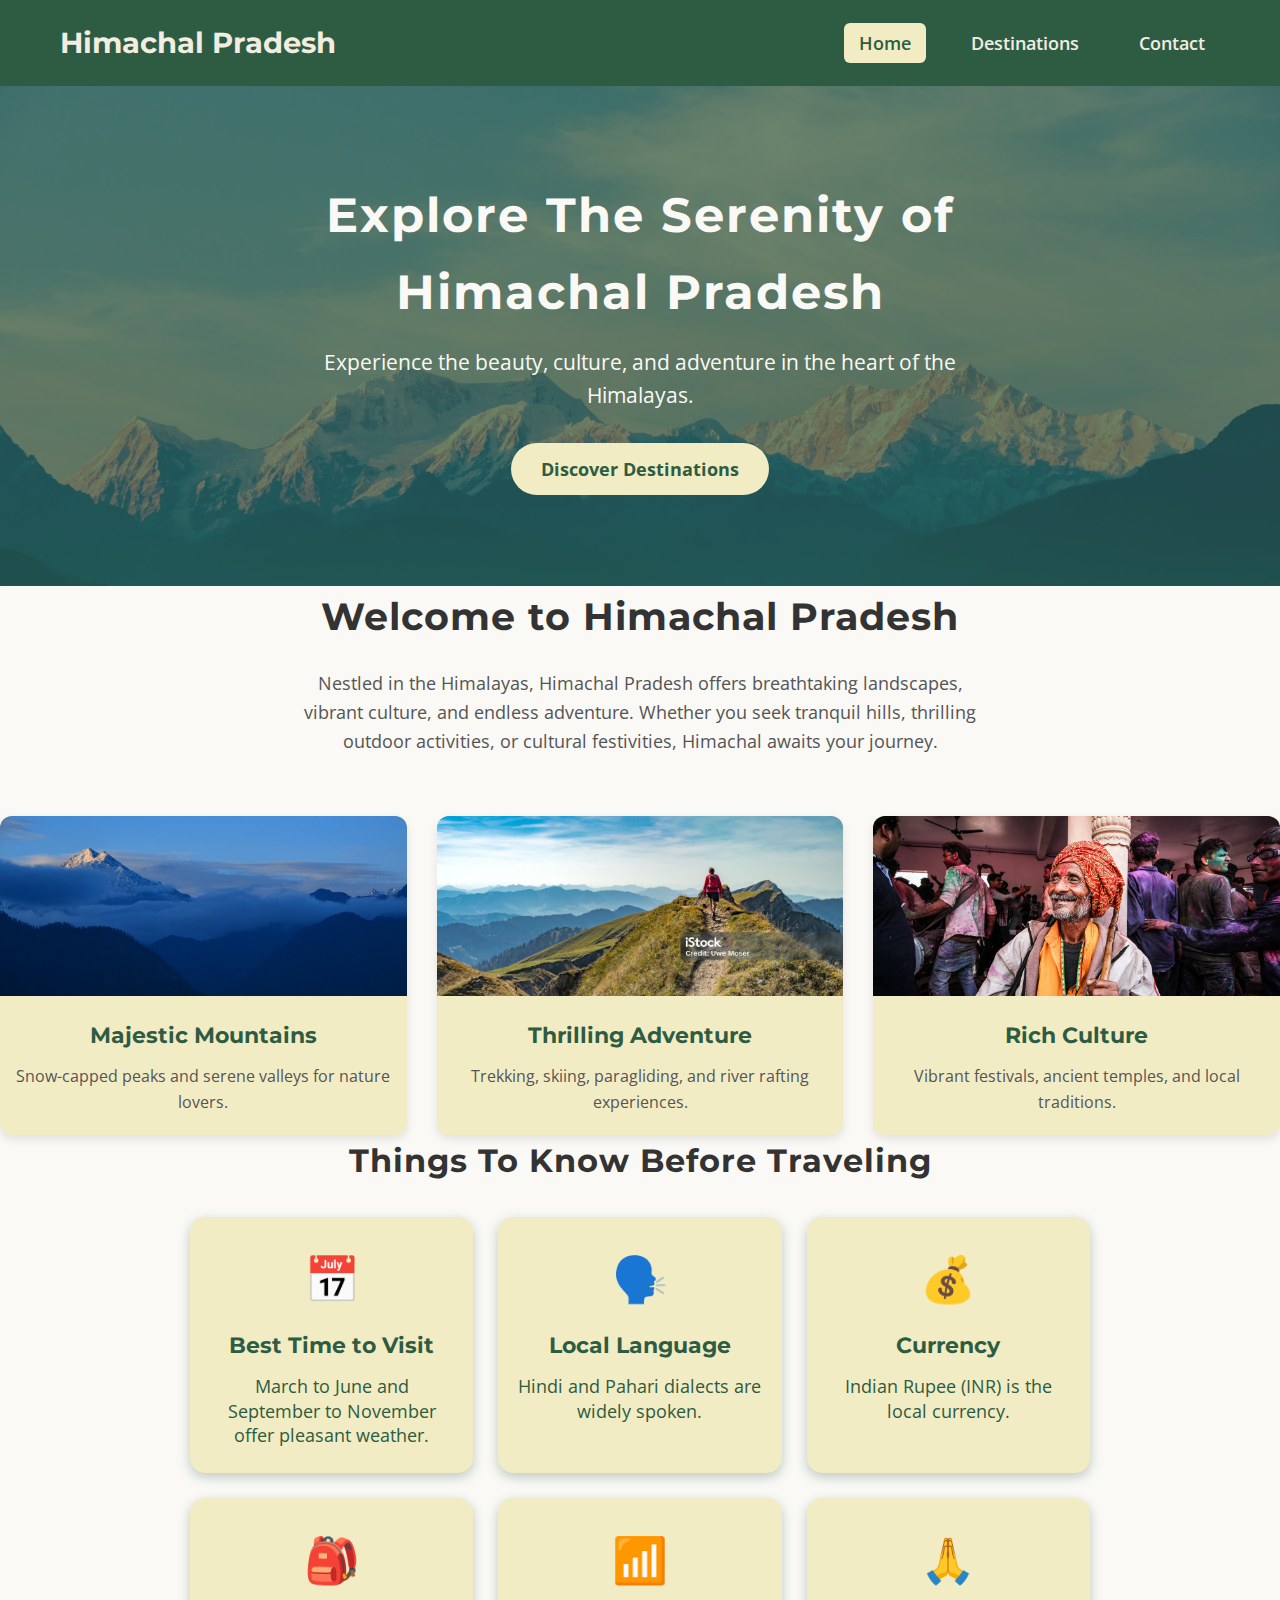
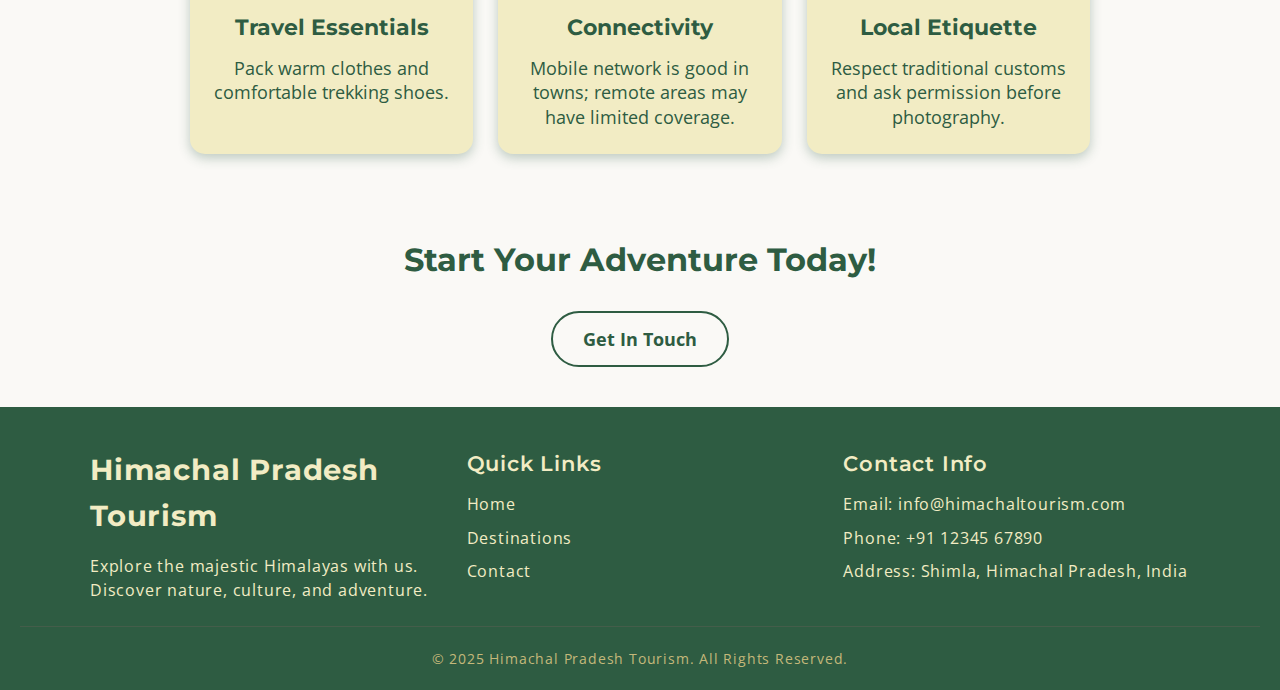
<file: index.html>
<!DOCTYPE html>
<html lang="en">
<head>
  <meta charset="UTF-8" />
  <meta name="viewport" content="width=device-width, initial-scale=1" />
  <title>Himachal Pradesh Tourism</title>
  <link href="https://fonts.googleapis.com/css2?family=Montserrat:wght@400;700&family=Open+Sans&display=swap" rel="stylesheet" />
  <link rel="stylesheet" href="styles.css" />
</head>
<body>
  <header>
    <div class="navbar">
      <div class="logo">Himachal Pradesh</div>
      <nav>
        <ul>
          <li><a href="index.html" class="active">Home</a></li>
          <li><a href="destinations.html">Destinations</a></li>
          <li><a href="contact.html">Contact</a></li>
        </ul>
      </nav>
    </div>
  </header>

  <section class="hero">
    <div class="overlay"></div>
    <div class="hero-content">
      <h1>Explore The Serenity of Himachal Pradesh</h1>
      <p>Experience the beauty, culture, and adventure in the heart of the Himalayas.</p>
      <a href="destinations.html" class="btn">Discover Destinations</a>
    </div>
  </section>

  <main>
    <section class="intro">
      <h2>Welcome to Himachal Pradesh</h2>
      <p>
        Nestled in the Himalayas, Himachal Pradesh offers breathtaking landscapes, vibrant culture, and endless adventure.
        Whether you seek tranquil hills, thrilling outdoor activities, or cultural festivities, Himachal awaits your journey.
      </p>
    </section>

    <section class="features">
      <div class="feature-card">
        <img src="images/mountains.jpg" alt="Mountains" />
        <h3>Majestic Mountains</h3>
        <p>Snow-capped peaks and serene valleys for nature lovers.</p>
      </div>
      <div class="feature-card">
        <img src="images/adventure.jpg" alt="Adventure" />
        <h3>Thrilling Adventure</h3>
        <p>Trekking, skiing, paragliding, and river rafting experiences.</p>
      </div>
      <div class="feature-card">
        <img src="images/culture.jpg" alt="Culture" />
        <h3>Rich Culture</h3>
        <p>Vibrant festivals, ancient temples, and local traditions.</p>
      </div>
    </section>

    <section class="travel-tips section-center">
      <h2>Things To Know Before Traveling</h2>
      <div class="tips-grid">
        <div class="tip-card">
          <div class="tip-icon">📅</div>
          <h4>Best Time to Visit</h4>
          <p>March to June and September to November offer pleasant weather.</p>
        </div>
        <div class="tip-card">
          <div class="tip-icon">🗣️</div>
          <h4>Local Language</h4>
          <p>Hindi and Pahari dialects are widely spoken.</p>
        </div>
        <div class="tip-card">
          <div class="tip-icon">💰</div>
          <h4>Currency</h4>
          <p>Indian Rupee (INR) is the local currency.</p>
        </div>
        <div class="tip-card">
          <div class="tip-icon">🎒</div>
          <h4>Travel Essentials</h4>
          <p>Pack warm clothes and comfortable trekking shoes.</p>
        </div>
        <div class="tip-card">
          <div class="tip-icon">📶</div>
          <h4>Connectivity</h4>
          <p>Mobile network is good in towns; remote areas may have limited coverage.</p>
        </div>
        <div class="tip-card">
          <div class="tip-icon">🙏</div>
          <h4>Local Etiquette</h4>
          <p>Respect traditional customs and ask permission before photography.</p>
        </div>
      </div>
    </section>

    <section class="cta">
      <h2>Start Your Adventure Today!</h2>
      <a href="contact.html" class="btn btn-secondary">Get In Touch</a>
    </section>
  </main>

  <footer>
    <div class="footer-container">
      <div class="footer-left">
        <h3>Himachal Pradesh Tourism</h3>
        <p>Explore the majestic Himalayas with us. Discover nature, culture, and adventure.</p>
      </div>
      <div class="footer-center">
        <h4>Quick Links</h4>
        <ul>
          <li><a href="index.html">Home</a></li>
          <li><a href="destinations.html">Destinations</a></li>
          <li><a href="contact.html">Contact</a></li>
        </ul>
      </div>
      <div class="footer-right">
        <h4>Contact Info</h4>
        <p>Email: info@himachaltourism.com</p>
        <p>Phone: +91 12345 67890</p>
        <p>Address: Shimla, Himachal Pradesh, India</p>
      </div>
    </div>
    <div class="footer-bottom">
      <p>&copy; 2025 Himachal Pradesh Tourism. All Rights Reserved.</p>
    </div>
  </footer>
</body>
</html>
</file>
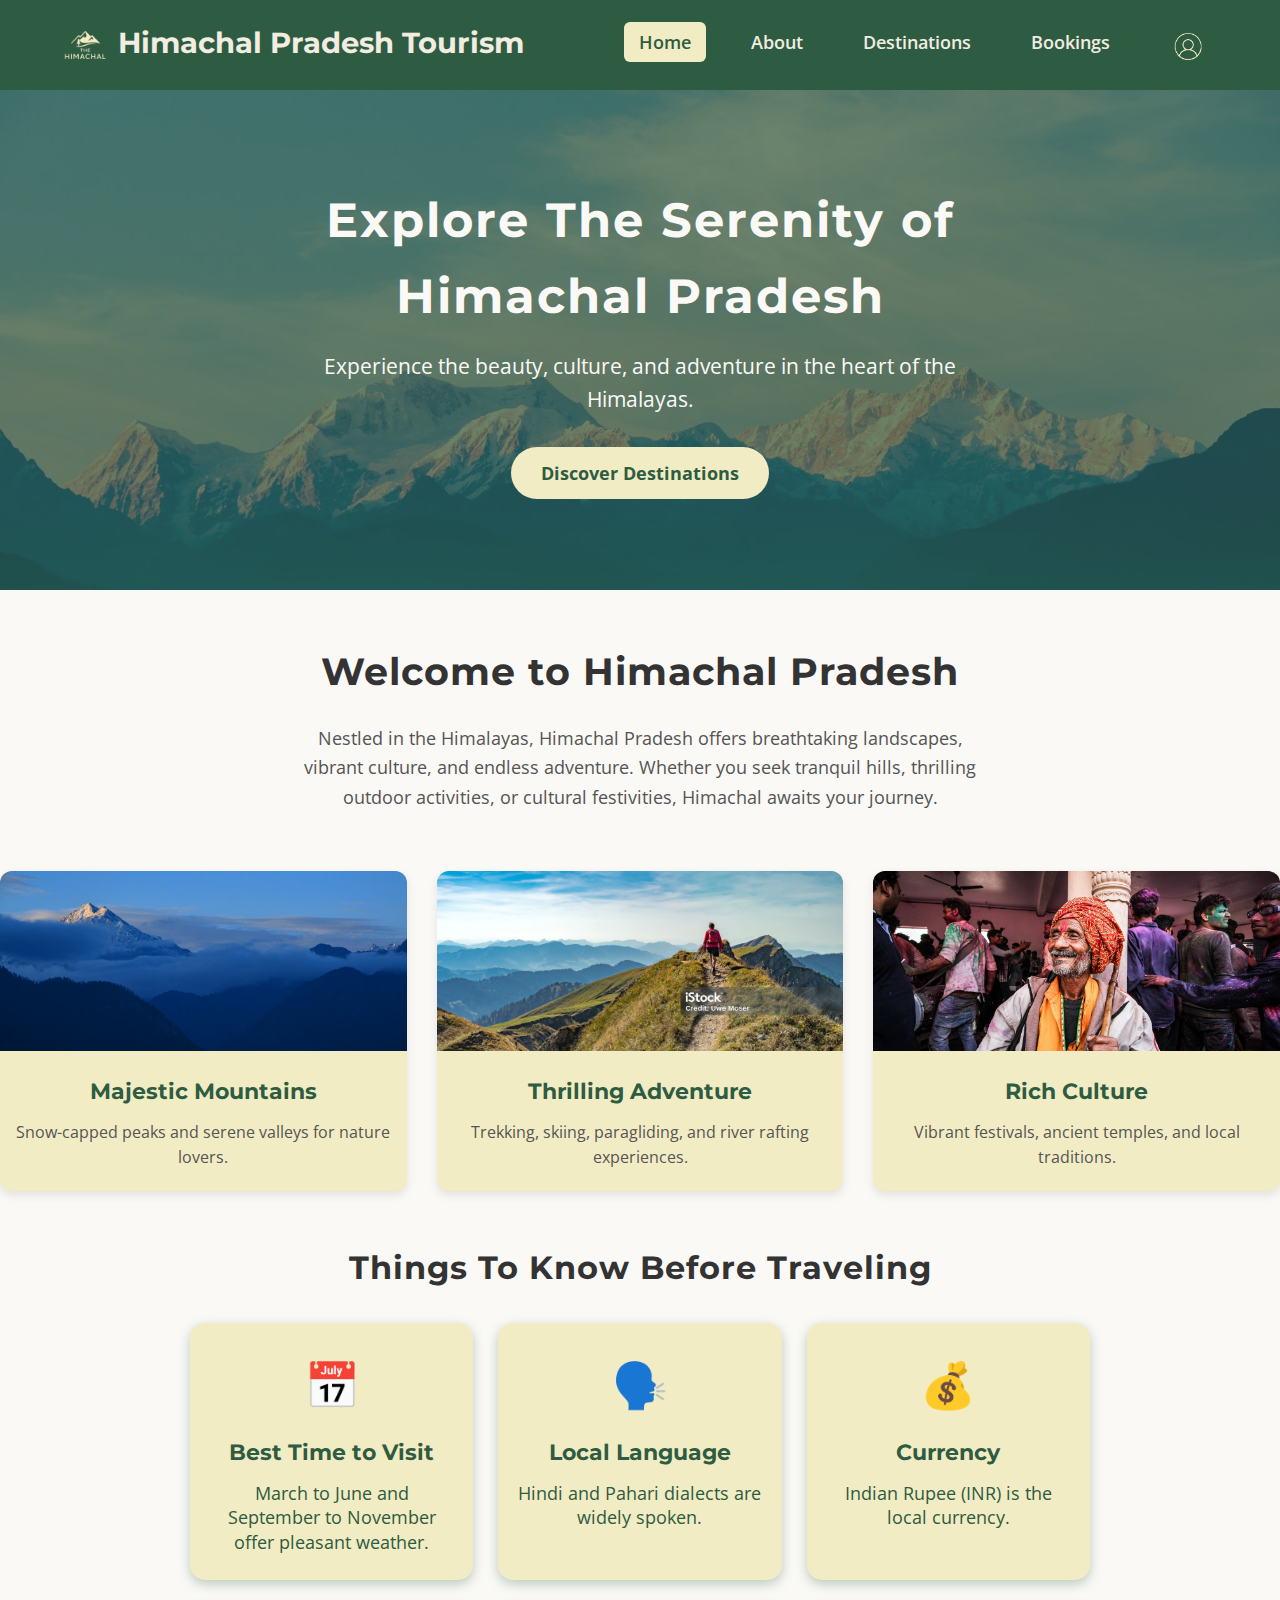
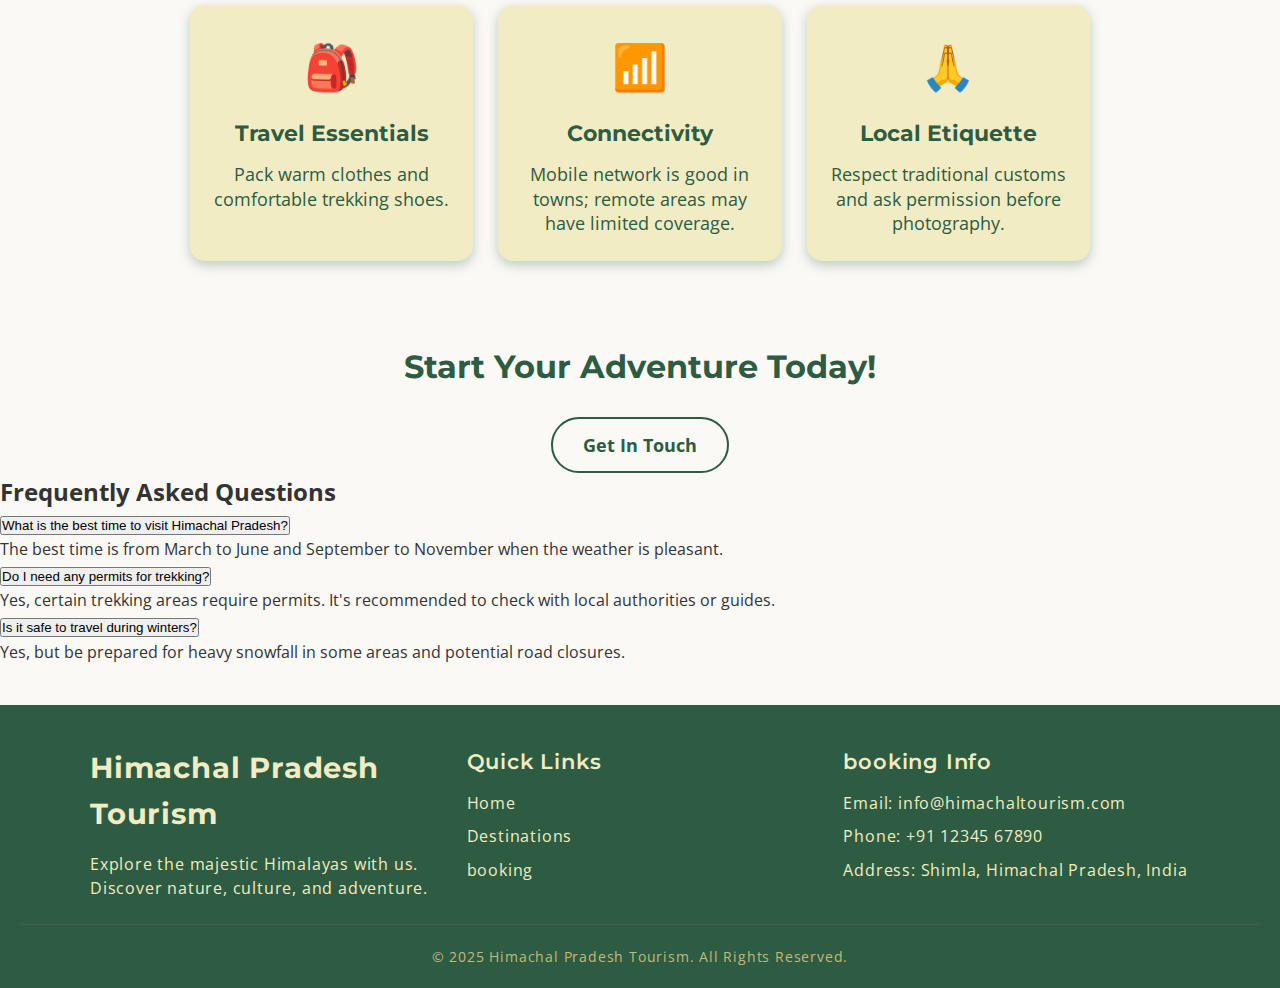
<file: frontend/index.html>
<!DOCTYPE html>
<html lang="en">
<head>
  <meta charset="UTF-8" />
  <meta name="viewport" content="width=device-width, initial-scale=1" />
  <title>Himachal Pradesh Tourism</title>
  <link href="https://fonts.googleapis.com/css2?family=Montserrat:wght@400;700&family=Open+Sans&display=swap" rel="stylesheet" />
  <link rel="stylesheet" href="styles.css" />
  <script src="script.js"></script>
  </head>
<body>
<header>
  <div class="navbar">
    <div class="logo">
      <img src="images/logo.png" alt="Logo" height="50" style="vertical-align:middle;">
      Himachal Pradesh Tourism
    </div>
    <nav>
      <ul>
        <li><a href="index.html" class="active">Home</a></li>
        <li><a href="#about">About</a></li>
        <li><a href="destinations.html">Destinations</a></li>
        <li><a href="../backend/booking.php">Bookings</a></li>
        
        <li>
          <a href="profile.html" title="Profile">
            <img src="images/profile.png" alt="Profile" height="35" style="vertical-align:middle;">
          </a>
        </li>
        
        
      </ul>
    </nav>
  </div>
</header>


  <section class="hero">
    <div class="overlay"></div>
    <div class="hero-content">
      <h1>Explore The Serenity of Himachal Pradesh</h1>
      <p>Experience the beauty, culture, and adventure in the heart of the Himalayas.</p>
      <a href="destinations.html" class="btn">Discover Destinations</a>
    </div>
  </section>

  <main>
    <section class="intro" id="about">
      <br>
      <br>
      <h2>Welcome to Himachal Pradesh</h2>
      <p>
        Nestled in the Himalayas, Himachal Pradesh offers breathtaking landscapes, vibrant culture, and endless adventure.
        Whether you seek tranquil hills, thrilling outdoor activities, or cultural festivities, Himachal awaits your journey.
      </p>
    </section>

    <section class="features">
      <div class="feature-card">
        <img src="images/mountains.jpg" alt="Mountains" />
        <h3>Majestic Mountains</h3>
        <p>Snow-capped peaks and serene valleys for nature lovers.</p>
      </div>
      <div class="feature-card">
        <img src="images/adventure.jpg" alt="Adventure" />
        <h3>Thrilling Adventure</h3>
        <p>Trekking, skiing, paragliding, and river rafting experiences.</p>
      </div>
      <div class="feature-card">
        <img src="images/culture.jpg" alt="Culture" />
        <h3>Rich Culture</h3>
        <p>Vibrant festivals, ancient temples, and local traditions.</p>
      </div>
    </section>
<br>
<br>
    <section class="travel-tips section-center">
      <h2>Things To Know Before Traveling</h2>
      <div class="tips-grid">
        <div class="tip-card">
          <div class="tip-icon">📅</div>
          <h4>Best Time to Visit</h4>
          <p>March to June and September to November offer pleasant weather.</p>
        </div>
        <div class="tip-card">
          <div class="tip-icon">🗣️</div>
          <h4>Local Language</h4>
          <p>Hindi and Pahari dialects are widely spoken.</p>
        </div>
        <div class="tip-card">
          <div class="tip-icon">💰</div>
          <h4>Currency</h4>
          <p>Indian Rupee (INR) is the local currency.</p>
        </div>
        <div class="tip-card">
          <div class="tip-icon">🎒</div>
          <h4>Travel Essentials</h4>
          <p>Pack warm clothes and comfortable trekking shoes.</p>
        </div>
        <div class="tip-card">
          <div class="tip-icon">📶</div>
          <h4>Connectivity</h4>
          <p>Mobile network is good in towns; remote areas may have limited coverage.</p>
        </div>
        <div class="tip-card">
          <div class="tip-icon">🙏</div>
          <h4>Local Etiquette</h4>
          <p>Respect traditional customs and ask permission before photography.</p>
        </div>
      </div>
    </section>

    <section class="cta">
      <h2>Start Your Adventure Today!</h2>
      <a href="../backend/booking.php" class="btn btn-secondary">Get In Touch</a>
    </section>

    
    <section class="faq-section section-center">
  <h2>Frequently Asked Questions</h2>

  <div class="faq-item">
    <button class="faq-question">What is the best time to visit Himachal Pradesh?</button>
    <div class="faq-answer">
      <p>The best time is from March to June and September to November when the weather is pleasant.</p>
    </div>
  </div>

  <div class="faq-item">
    <button class="faq-question">Do I need any permits for trekking?</button>
    <div class="faq-answer">
      <p>Yes, certain trekking areas require permits. It's recommended to check with local authorities or guides.</p>
    </div>
  </div>

  <div class="faq-item">
    <button class="faq-question">Is it safe to travel during winters?</button>
    <div class="faq-answer">
      <p>Yes, but be prepared for heavy snowfall in some areas and potential road closures.</p>
    </div>
  </div>
  
</section>


  </main>

  <footer>
    <div class="footer-container">
      <div class="footer-left">
        <h3>Himachal Pradesh Tourism</h3>
        <p>Explore the majestic Himalayas with us. Discover nature, culture, and adventure.</p>
      </div>
      <div class="footer-center">
        <h4>Quick Links</h4>
        <ul>
          <li><a href="index.html">Home</a></li>
          <li><a href="destinations.html">Destinations</a></li>
          <li><a href="../backend/booking.php">booking</a></li>
        </ul>
      </div>
      <div class="footer-right">
        <h4>booking Info</h4>
        <p>Email: info@himachaltourism.com</p>
        <p>Phone: +91 12345 67890</p>
        <p>Address: Shimla, Himachal Pradesh, India</p>
      </div>
    </div>
    <div class="footer-bottom">
      <p>&copy; 2025 Himachal Pradesh Tourism. All Rights Reserved.</p>
    </div>
  </footer>
</body>
</html>
</file>
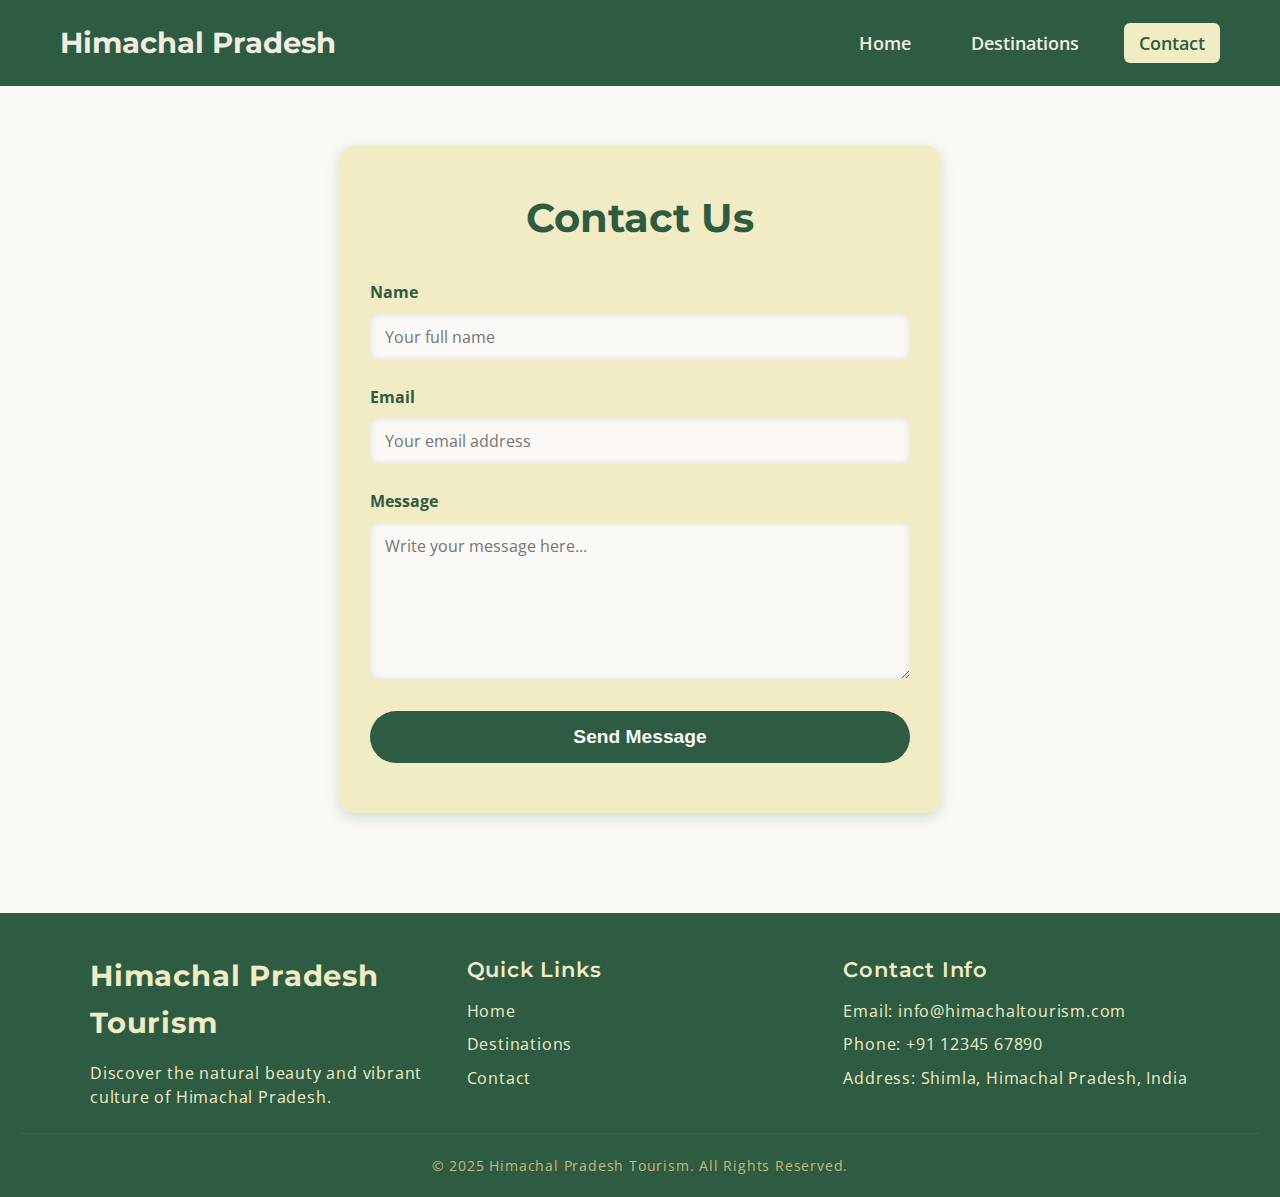
<file: contact.html>
<!DOCTYPE html>
<html lang="en">
<head>
  <meta charset="UTF-8" />
  <meta name="viewport" content="width=device-width, initial-scale=1" />
  <title>Himachal Pradesh Tourism - Contact</title>
  <link href="https://fonts.googleapis.com/css2?family=Montserrat:wght@400;700&family=Open+Sans&display=swap" rel="stylesheet" />
  <link rel="stylesheet" href="styles.css" />
  <script defer src="contact.js"></script>
</head>
<body>
  <header>
    <div class="navbar">
      <div class="logo">Himachal Pradesh</div>
      <nav>
        <ul>
          <li><a href="index.html">Home</a></li>
          <li><a href="destinations.html">Destinations</a></li>
          <li><a href="contact.html" class="active">Contact</a></li>
        </ul>
      </nav>
    </div>
  </header>

  <main>
    <section class="contact-section section-center">
      <h2>Contact Us</h2>
      <form id="contactForm" novalidate>
        <label for="name">Name</label>
        <input type="text" id="name" name="name" placeholder="Your full name" required />

        <label for="email">Email</label>
        <input type="email" id="email" name="email" placeholder="Your email address" required />

        <label for="message">Message</label>
        <textarea id="message" name="message" placeholder="Write your message here..." rows="6" required></textarea>

        <button type="submit" class="btn">Send Message</button>
      </form>

      <div id="formMessage" class="form-message"></div>
    </section>
  </main>

  <footer>
    <div class="footer-container">
      <div class="footer-left">
        <h3>Himachal Pradesh Tourism</h3>
        <p>Discover the natural beauty and vibrant culture of Himachal Pradesh.</p>
      </div>
      <div class="footer-center">
        <h4>Quick Links</h4>
        <ul>
          <li><a href="index.html">Home</a></li>
          <li><a href="destinations.html">Destinations</a></li>
          <li><a href="contact.html" class="active">Contact</a></li>
        </ul>
      </div>
      <div class="footer-right">
        <h4>Contact Info</h4>
        <p>Email: info@himachaltourism.com</p>
        <p>Phone: +91 12345 67890</p>
        <p>Address: Shimla, Himachal Pradesh, India</p>
      </div>
    </div>
    <div class="footer-bottom">
      <p>&copy; 2025 Himachal Pradesh Tourism. All Rights Reserved.</p>
    </div>
  </footer>
</body>
</html>
</file>
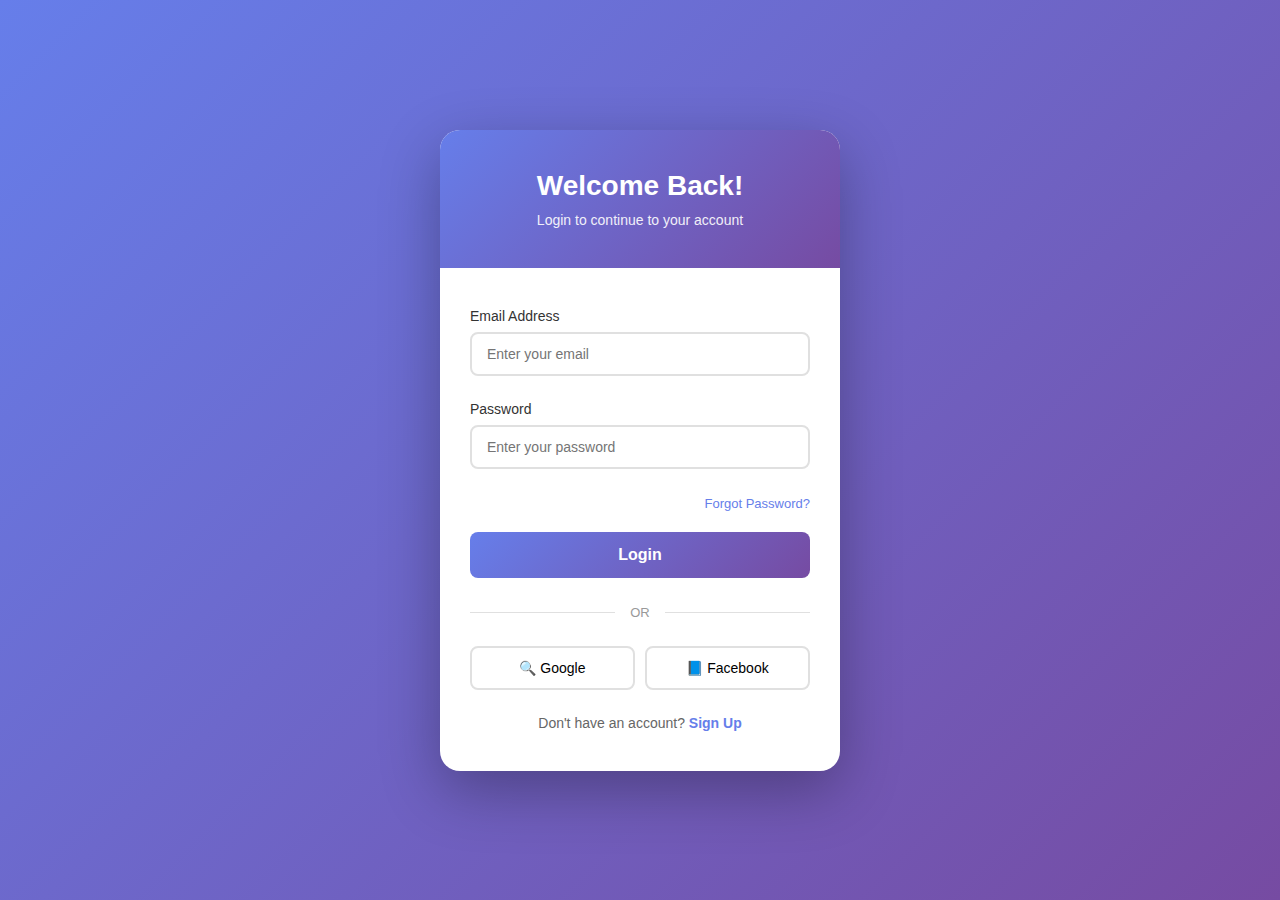
<file: frontend/profile.html>
<!DOCTYPE html>
<html lang="en">
<head>
    <meta charset="UTF-8">
    <meta name="viewport" content="width=device-width, initial-scale=1.0">
    <title>Login Page</title>
    <style>
        * {
            margin: 0;
            padding: 0;
            box-sizing: border-box;
        }

        body {
            font-family: 'Segoe UI', Tahoma, Geneva, Verdana, sans-serif;
            background: linear-gradient(135deg, #667eea 0%, #764ba2 100%);
            min-height: 100vh;
            display: flex;
            justify-content: center;
            align-items: center;
            padding: 20px;
        }

        .container {
            background: white;
            border-radius: 20px;
            box-shadow: 0 20px 60px rgba(0, 0, 0, 0.3);
            overflow: hidden;
            width: 100%;
            max-width: 400px;
            animation: slideIn 0.5s ease-out;
        }

        @keyframes slideIn {
            from {
                opacity: 0;
                transform: translateY(-30px);
            }
            to {
                opacity: 1;
                transform: translateY(0);
            }
        }

        .header {
            background: linear-gradient(135deg, #667eea 0%, #764ba2 100%);
            padding: 40px 30px;
            text-align: center;
            color: white;
        }

        .header h1 {
            font-size: 28px;
            margin-bottom: 10px;
        }

        .header p {
            font-size: 14px;
            opacity: 0.9;
        }

        .form-container {
            padding: 40px 30px;
        }

        .input-group {
            margin-bottom: 25px;
            position: relative;
        }

        .input-group label {
            display: block;
            margin-bottom: 8px;
            color: #333;
            font-weight: 500;
            font-size: 14px;
        }

        .input-group input {
            width: 100%;
            padding: 12px 15px;
            border: 2px solid #e0e0e0;
            border-radius: 8px;
            font-size: 14px;
            transition: all 0.3s ease;
            outline: none;
        }

        .input-group input:focus {
            border-color: #667eea;
            box-shadow: 0 0 0 3px rgba(102, 126, 234, 0.1);
        }

        .input-group input.error {
            border-color: #ff4757;
        }

        .error-message {
            color: #ff4757;
            font-size: 12px;
            margin-top: 5px;
            display: none;
        }

        .error-message.show {
            display: block;
        }

        .forgot-password {
            text-align: right;
            margin-bottom: 20px;
        }

        .forgot-password a {
            color: #667eea;
            text-decoration: none;
            font-size: 13px;
            transition: color 0.3s ease;
        }

        .forgot-password a:hover {
            color: #764ba2;
        }

        .btn-login {
            width: 100%;
            padding: 14px;
            background: linear-gradient(135deg, #667eea 0%, #764ba2 100%);
            color: white;
            border: none;
            border-radius: 8px;
            font-size: 16px;
            font-weight: 600;
            cursor: pointer;
            transition: transform 0.2s ease, box-shadow 0.2s ease;
        }

        .btn-login:hover {
            transform: translateY(-2px);
            box-shadow: 0 10px 20px rgba(102, 126, 234, 0.3);
        }

        .btn-login:active {
            transform: translateY(0);
        }

        .divider {
            text-align: center;
            margin: 25px 0;
            position: relative;
        }

        .divider::before {
            content: '';
            position: absolute;
            left: 0;
            top: 50%;
            width: 100%;
            height: 1px;
            background: #e0e0e0;
        }

        .divider span {
            background: white;
            padding: 0 15px;
            position: relative;
            color: #999;
            font-size: 13px;
        }

        .social-login {
            display: flex;
            gap: 10px;
            margin-bottom: 25px;
        }

        .social-btn {
            flex: 1;
            padding: 12px;
            border: 2px solid #e0e0e0;
            border-radius: 8px;
            background: white;
            cursor: pointer;
            transition: all 0.3s ease;
            font-size: 14px;
            font-weight: 500;
        }

        .social-btn:hover {
            border-color: #667eea;
            background: #f8f9ff;
        }

        .signup-link {
            text-align: center;
            color: #666;
            font-size: 14px;
        }

        .signup-link a {
            color: #667eea;
            text-decoration: none;
            font-weight: 600;
        }

        .signup-link a:hover {
            text-decoration: underline;
        }

        .success-message {
            background: #10b981;
            color: white;
            padding: 12px;
            border-radius: 8px;
            margin-bottom: 20px;
            display: none;
            animation: slideDown 0.3s ease;
        }

        .success-message.show {
            display: block;
        }

        @keyframes slideDown {
            from {
                opacity: 0;
                transform: translateY(-10px);
            }
            to {
                opacity: 1;
                transform: translateY(0);
            }
        }
    </style>
</head>
<body>
    <div class="container">
        <div class="header">
            <h1>Welcome Back!</h1>
            <p>Login to continue to your account</p>
        </div>
        
        <div class="form-container">
            <div class="success-message" id="successMessage">
                Login successful! Redirecting...
            </div>

            <form id="loginForm">
                <div class="input-group">
                    <label for="email">Email Address</label>
                    <input type="email" id="email" placeholder="Enter your email" required>
                    <span class="error-message" id="emailError">Please enter a valid email</span>
                </div>

                <div class="input-group">
                    <label for="password">Password</label>
                    <input type="password" id="password" placeholder="Enter your password" required>
                    <span class="error-message" id="passwordError">Password must be at least 6 characters</span>
                </div>

                <div class="forgot-password">
                    <a href="#">Forgot Password?</a>
                </div>

                <button type="submit" class="btn-login">Login</button>
            </form>

            <div class="divider">
                <span>OR</span>
            </div>

            <div class="social-login">
                <button class="social-btn" onclick="socialLogin('Google')">🔍 Google</button>
                <button class="social-btn" onclick="socialLogin('Facebook')">📘 Facebook</button>
            </div>

            <div class="signup-link">
                Don't have an account? <a href="#">Sign Up</a>
            </div>
        </div>
    </div>

    <script>
        const loginForm = document.getElementById('loginForm');
        const emailInput = document.getElementById('email');
        const passwordInput = document.getElementById('password');
        const emailError = document.getElementById('emailError');
        const passwordError = document.getElementById('passwordError');
        const successMessage = document.getElementById('successMessage');

        
        function validateEmail(email) {
            const re = /^[^\s@]+@[^\s@]+\.[^\s@]+$/;
            return re.test(email);
        }

        
        function validatePassword(password) {
            return password.length >= 6;
        }

        
        emailInput.addEventListener('input', function() {
            emailInput.classList.remove('error');
            emailError.classList.remove('show');
        });

        passwordInput.addEventListener('input', function() {
            passwordInput.classList.remove('error');
            passwordError.classList.remove('show');
        });

        
        loginForm.addEventListener('submit', function(e) {
            e.preventDefault();
            
            let isValid = true;

            
            if (!validateEmail(emailInput.value)) {
                emailInput.classList.add('error');
                emailError.classList.add('show');
                isValid = false;
            }

            
            if (!validatePassword(passwordInput.value)) {
                passwordInput.classList.add('error');
                passwordError.classList.add('show');
                isValid = false;
            }

            
            if (isValid) {
                successMessage.classList.add('show');
                
                setTimeout(function() {
                    alert('Login Successful!\nEmail: ' + emailInput.value);
                    
                    loginForm.reset();
                    successMessage.classList.remove('show');
                }, 1500);
            }
        });

      
    </script>
</body>
</html>
</file>
<file: styles.css>
@import url('https://fonts.googleapis.com/css2?family=Montserrat:wght@400;700&family=Open+Sans&display=swap');

* {
  margin: 0;
  padding: 0;
  box-sizing: border-box;
}

body {
  font-family: 'Open Sans', sans-serif;
  background-color: #faf9f6;
  color: #333;
  line-height: 1.6;
}

.navbar {
  display: flex;
  justify-content: space-between;
  align-items: center;
  padding: 20px 60px;
  background-color: #2e5c42;
  color: #f2ece1;
}

.logo {
  font-family: 'Montserrat', sans-serif;
  font-weight: 700;
  font-size: 1.8rem;
}

nav ul {
  list-style: none;
  display: flex;
  gap: 30px;
}

nav ul li a {
  color: #f2ece1;
  text-decoration: none;
  font-weight: 600;
  font-size: 1.1rem;
  padding: 8px 15px;
  border-radius: 6px;
  transition: background-color 0.3s ease;
}

nav ul li a:hover,
nav ul li a.active {
  background-color: #f2ecc4;
  color: #2e5c42;
}

.hero {
  position: relative;
  height: 500px;
  background: url('images/himachal-hero.jpg') center center/cover no-repeat;
  display: flex;
  align-items: center;
  justify-content: center;
  text-align: center;
  color: #faf9f6;
}

.hero .overlay {
  position: absolute;
  top: 0; left: 0; right: 0; bottom: 0;
  background-color: rgba(46, 92, 66, 0.7);
  z-index: 1;
}

.hero-content {
  position: relative;
  z-index: 2;
  max-width: 700px;
  padding: 0 20px;
}

.hero h1 {
  font-family: 'Montserrat', sans-serif;
  font-size: 3rem;
  margin-bottom: 15px;
  letter-spacing: 2px;
}

.hero p {
  font-size: 1.3rem;
  margin-bottom: 30px;
}

.btn {
  background-color: #f2ecc4;
  color: #2e5c42;
  padding: 12px 30px;
  font-weight: 700;
  font-size: 1.1rem;
  border: none;
  border-radius: 40px;
  cursor: pointer;
  text-decoration: none;
  transition: background-color 0.3s ease;
  display: inline-block;
}

.btn:hover {
  background-color: #d4cca8;
}

.main {
  max-width: 1100px;
  margin: 60px auto 80px;
  padding: 0 20px;
}

.intro {
  margin-bottom: 60px;
  text-align: center;
}

.intro h2 {
  font-family: 'Montserrat', sans-serif;
  font-size: 2.4rem;
  margin-bottom: 20px;
  letter-spacing: 1px;
}

.intro p {
  font-size: 1.15rem;
  max-width: 700px;
  margin: 0 auto;
  color: #555;
}

.features {
  display: flex;
  justify-content: space-between;
  gap: 30px;
  flex-wrap: wrap;
}

.feature-card {
  background-color: #f2ecc4;
  flex: 1 1 30%;
  border-radius: 12px;
  text-align: center;
  padding-bottom: 20px;
  box-shadow: 0 4px 10px rgb(0 0 0 / 0.1);
  cursor: pointer;
  transition: transform 0.3s ease;
}

.feature-card:hover {
  transform: translateY(-10px);
}

.feature-card img {
  width: 100%;
  height: 180px;
  border-top-left-radius: 12px;
  border-top-right-radius: 12px;
  object-fit: cover;
}

.feature-card h3 {
  color: #2e5c42;
  margin: 15px 0 10px;
  font-family: 'Montserrat', sans-serif;
  font-size: 1.4rem;
}

.feature-card p {
  color: #555;
  font-size: 1rem;
  padding: 0 15px;
}

.travel-tips h2 {
  font-family: 'Montserrat', sans-serif;
  font-size: 2rem;
  margin-bottom: 30px;
  text-align: center;
  letter-spacing: 1px;
}

.tips-grid {
  display: grid;
  grid-template-columns: repeat(auto-fit, minmax(220px, 1fr));
  gap: 25px;
  max-width: 900px;
  margin: 0 auto 80px;
}

.tip-card {
  background-color: #f2ecc4;
  padding: 25px 20px;
  border-radius: 15px;
  color: #2e5c42;
  box-shadow: 0 4px 12px rgba(46, 92, 66, 0.3);
  text-align: center;
  transition: transform 0.3s ease, box-shadow 0.3s ease;
  cursor: default;
}

.tip-card:hover {
  transform: translateY(-10px);
  box-shadow: 0 8px 20px rgba(46, 92, 66, 0.5);
}

.tip-icon {
  font-size: 2.8rem;
  margin-bottom: 15px;
}

.tip-card h4 {
  font-family: 'Montserrat', sans-serif;
  font-size: 1.4rem;
  margin-bottom: 10px;
}

.tip-card p {
  font-size: 1.1rem;
  line-height: 1.4;
}

.cta {
  text-align: center;
}

.cta h2 {
  font-family: 'Montserrat', sans-serif;
  font-size: 2rem;
  margin-bottom: 25px;
  color: #2e5c42;
}

.btn-secondary {
  background-color: transparent;
  border: 2px solid #2e5c42;
  color: #2e5c42;
  transition: all 0.3s ease;
}

.btn-secondary:hover {
  background-color: #2e5c42;
  color: #f2ecc4;
}

footer {
  background-color: #2e5c42;
  color: #f2ecc4;
  padding: 40px 20px 20px;
  font-family: 'Open Sans', sans-serif;
  letter-spacing: 0.05em;
  margin-top: 40px;
}

.footer-container {
  display: flex;
  justify-content: space-between;
  flex-wrap: wrap;
  max-width: 1100px;
  margin: 0 auto;
  gap: 30px;
}

.footer-left,
.footer-center,
.footer-right {
  flex: 1 1 280px;
}

.footer-left h3 {
  font-family: 'Montserrat', sans-serif;
  font-weight: 700;
  font-size: 1.8rem;
  margin-bottom: 15px;
}

.footer-left p {
  font-size: 1rem;
  line-height: 1.5;
}

.footer-center h4,
.footer-right h4 {
  font-family: 'Montserrat', sans-serif;
  font-weight: 600;
  font-size: 1.3rem;
  margin-bottom: 12px;
}

.footer-center ul {
  list-style: none;
  padding-left: 0;
}

.footer-center ul li {
  margin-bottom: 8px;
}

.footer-center ul li a {
  color: #f2ecc4;
  text-decoration: none;
  transition: color 0.3s ease;
}

.footer-center ul li a:hover {
  text-decoration: underline;
  color: #ffcc00;
}

.footer-right p {
  font-size: 1rem;
  margin-bottom: 8px;
}

.footer-bottom {
  text-align: center;
  border-top: 1px solid #445d4a;
  padding-top: 20px;
  margin-top: 24px;
  font-size: 0.9rem;
  color: #c4b87a;
}

/* Destination page specific styles */

.destinations-grid {
  display: grid;
  grid-template-columns: repeat(auto-fit, minmax(280px, 1fr));
  gap: 30px;
  padding: 20px;
  margin-top: 40px;
}

.destination-card {
  background-color: #f2ecc4;
  border-radius: 12px;
  overflow: hidden;
  text-align: center;
  box-shadow: 0 4px 15px rgba(46, 92, 66, 0.2);
  transition: transform 0.3s, box-shadow 0.3s;
}

.destination-card:hover {
  transform: translateY(-10px);
  box-shadow: 0 8px 20px rgba(46, 92, 66, 0.4);
}

.destination-card img {
  width: 100%;
  height: 180px;
  object-fit: cover;
  transition: transform 0.3s;
}

.destination-card img:hover {
  transform: scale(1.05);
}

.destination-card h3 {
  margin: 15px 0 10px;
  font-family: 'Montserrat', sans-serif;
  font-size: 1.4rem;
  color: #2e5c42;
}

.destination-card p {
  padding: 0 15px 15px;
  font-size: 1rem;
  color: #555;
}

/*contact*/
.contact-section {
  max-width: 600px;
  margin: 60px auto 100px;
  background-color: #f2ecc4;
  padding: 40px 30px;
  border-radius: 12px;
  box-shadow: 0 4px 15px rgba(46, 92, 66, 0.2);
}

.contact-section h2 {
  font-family: 'Montserrat', sans-serif;
  font-size: 2.5rem;
  color: #2e5c42;
  margin-bottom: 30px;
  text-align: center;
}

.contact-section label {
  display: block;
  margin-bottom: 8px;
  font-weight: 700;
  color: #2e5c42;
  font-size: 1rem;
}

.contact-section input,
.contact-section textarea {
  width: 100%;
  padding: 12px 15px;
  margin-bottom: 25px;
  border: none;
  border-radius: 8px;
  font-size: 1rem;
  font-family: 'Open Sans', sans-serif;
  background-color: #faf9f6;
  box-shadow: inset 0 0 6px rgb(46 92 66 / 0.15);
  transition: box-shadow 0.3s ease;
  resize: vertical;
}

.contact-section input:focus,
.contact-section textarea:focus {
  outline: none;
  box-shadow: 0 0 8px #2e5c42;
}

.contact-section button.btn {
  width: 100%;
  padding: 15px 0;
  font-size: 1.2rem;
  font-weight: 700;
  color: #faf9f6;
  background-color: #2e5c42;
  border: none;
  border-radius: 40px;
  cursor: pointer;
  transition: background-color 0.3s ease;
}

.contact-section button.btn:hover {
  background-color: #244838;
}

.form-message {
  margin-top: 10px;
  font-size: 1.1rem;
  text-align: center;
}
</file>
<file: frontend/styles.css>
@import url('https://fonts.googleapis.com/css2?family=Montserrat:wght@400;700&family=Open+Sans&display=swap');

* {
  margin: 0;
  padding: 0;
  box-sizing: border-box;
}

body {
  font-family: 'Open Sans', sans-serif;
  background-color: #faf9f6;
  color: #333;
  line-height: 1.6;
}

.navbar {
  display: flex;
  justify-content: space-between;
  align-items: center;
  padding: 20px 60px;
  background-color: #2e5c42;
  color: #f2ece1;
}

.logo {
  font-family: 'Montserrat', sans-serif;
  font-weight: 700;
  font-size: 1.8rem;
}

nav ul {
  list-style: none;
  display: flex;
  gap: 30px;
}

nav ul li a {
  color: #f2ece1;
  text-decoration: none;
  font-weight: 600;
  font-size: 1.1rem;
  padding: 8px 15px;
  border-radius: 6px;
  transition: background-color 0.3s ease;
}

nav ul li a:hover,
nav ul li a.active {
  background-color: #f2ecc4;
  color: #2e5c42;
}

.hero {
  position: relative;
  height: 500px;
  background: url('images/himachal-hero.jpg') center center/cover no-repeat;
  display: flex;
  align-items: center;
  justify-content: center;
  text-align: center;
  color: #faf9f6;
}

.hero .overlay {
  position: absolute;
  top: 0; left: 0; right: 0; bottom: 0;
  background-color: rgba(46, 92, 66, 0.7);
  z-index: 1;
}

.hero-content {
  position: relative;
  z-index: 2;
  max-width: 700px;
  padding: 0 20px;
}

.hero h1 {
  font-family: 'Montserrat', sans-serif;
  font-size: 3rem;
  margin-bottom: 15px;
  letter-spacing: 2px;
}

.hero p {
  font-size: 1.3rem;
  margin-bottom: 30px;
}

.btn {
  background-color: #f2ecc4;
  color: #2e5c42;
  padding: 12px 30px;
  font-weight: 700;
  font-size: 1.1rem;
  border: none;
  border-radius: 40px;
  cursor: pointer;
  text-decoration: none;
  transition: background-color 0.3s ease;
  display: inline-block;
}

.btn:hover {
  background-color: #d4cca8;
}

.main {
  max-width: 1100px;
  margin: 60px auto 80px;
  padding: 0 20px;
}

.intro {
  margin-bottom: 60px;
  text-align: center;
}

.intro h2 {
  font-family: 'Montserrat', sans-serif;
  font-size: 2.4rem;
  margin-bottom: 20px;
  letter-spacing: 1px;
}

.intro p {
  font-size: 1.15rem;
  max-width: 700px;
  margin: 0 auto;
  color: #555;
}

.features {
  display: flex;
  justify-content: space-between;
  gap: 30px;
  flex-wrap: wrap;
}

.feature-card {
  background-color: #f2ecc4;
  flex: 1 1 30%;
  border-radius: 12px;
  text-align: center;
  padding-bottom: 20px;
  box-shadow: 0 4px 10px rgb(0 0 0 / 0.1);
  cursor: pointer;
  transition: transform 0.3s ease;
}

.feature-card:hover {
  transform: translateY(-10px);
}

.feature-card img {
  width: 100%;
  height: 180px;
  border-top-left-radius: 12px;
  border-top-right-radius: 12px;
  object-fit: cover;
}

.feature-card h3 {
  color: #2e5c42;
  margin: 15px 0 10px;
  font-family: 'Montserrat', sans-serif;
  font-size: 1.4rem;
}

.feature-card p {
  color: #555;
  font-size: 1rem;
  padding: 0 15px;
}

.travel-tips h2 {
  font-family: 'Montserrat', sans-serif;
  font-size: 2rem;
  margin-bottom: 30px;
  text-align: center;
  letter-spacing: 1px;
}

.tips-grid {
  display: grid;
  grid-template-columns: repeat(auto-fit, minmax(220px, 1fr));
  gap: 25px;
  max-width: 900px;
  margin: 0 auto 80px;
}

.tip-card {
  background-color: #f2ecc4;
  padding: 25px 20px;
  border-radius: 15px;
  color: #2e5c42;
  box-shadow: 0 4px 12px rgba(46, 92, 66, 0.3);
  text-align: center;
  transition: transform 0.3s ease, box-shadow 0.3s ease;
  cursor: default;
}

.tip-card:hover {
  transform: translateY(-10px);
  box-shadow: 0 8px 20px rgba(46, 92, 66, 0.5);
}

.tip-icon {
  font-size: 2.8rem;
  margin-bottom: 15px;
}

.tip-card h4 {
  font-family: 'Montserrat', sans-serif;
  font-size: 1.4rem;
  margin-bottom: 10px;
}

.tip-card p {
  font-size: 1.1rem;
  line-height: 1.4;
}

.cta {
  text-align: center;
}

.cta h2 {
  font-family: 'Montserrat', sans-serif;
  font-size: 2rem;
  margin-bottom: 25px;
  color: #2e5c42;
}

.btn-secondary {
  background-color: transparent;
  border: 2px solid #2e5c42;
  color: #2e5c42;
  transition: all 0.3s ease;
}

.btn-secondary:hover {
  background-color: #2e5c42;
  color: #f2ecc4;
}

footer {
  background-color: #2e5c42;
  color: #f2ecc4;
  padding: 40px 20px 20px;
  font-family: 'Open Sans', sans-serif;
  letter-spacing: 0.05em;
  margin-top: 40px;
}

.footer-container {
  display: flex;
  justify-content: space-between;
  flex-wrap: wrap;
  max-width: 1100px;
  margin: 0 auto;
  gap: 30px;
}

.footer-left,
.footer-center,
.footer-right {
  flex: 1 1 280px;
}

.footer-left h3 {
  font-family: 'Montserrat', sans-serif;
  font-weight: 700;
  font-size: 1.8rem;
  margin-bottom: 15px;
}

.footer-left p {
  font-size: 1rem;
  line-height: 1.5;
}

.footer-center h4,
.footer-right h4 {
  font-family: 'Montserrat', sans-serif;
  font-weight: 600;
  font-size: 1.3rem;
  margin-bottom: 12px;
}

.footer-center ul {
  list-style: none;
  padding-left: 0;
}

.footer-center ul li {
  margin-bottom: 8px;
}

.footer-center ul li a {
  color: #f2ecc4;
  text-decoration: none;
  transition: color 0.3s ease;
}

.footer-center ul li a:hover {
  text-decoration: underline;
  color: #ffcc00;
}

.footer-right p {
  font-size: 1rem;
  margin-bottom: 8px;
}

.footer-bottom {
  text-align: center;
  border-top: 1px solid #445d4a;
  padding-top: 20px;
  margin-top: 24px;
  font-size: 0.9rem;
  color: #c4b87a;
}

/* Destination page specific styles */

.destinations-grid {
  display: grid;
  grid-template-columns: repeat(auto-fit, minmax(280px, 1fr));
  gap: 30px;
  padding: 20px;
  margin-top: 40px;
}

.destination-card {
  background-color: #f2ecc4;
  border-radius: 12px;
  overflow: hidden;
  text-align: center;
  box-shadow: 0 4px 15px rgba(46, 92, 66, 0.2);
  transition: transform 0.3s, box-shadow 0.3s;
}

.destination-card:hover {
  transform: translateY(-10px);
  box-shadow: 0 8px 20px rgba(46, 92, 66, 0.4);
}

.destination-card img {
  width: 100%;
  height: 180px;
  object-fit: cover;
  transition: transform 0.3s;
}

.destination-card img:hover {
  transform: scale(1.05);
}

.destination-card h3 {
  margin: 15px 0 10px;
  font-family: 'Montserrat', sans-serif;
  font-size: 1.4rem;
  color: #2e5c42;
}

.destination-card p {
  padding: 0 15px 15px;
  font-size: 1rem;
  color: #555;
}

/*booking*/
.booking-section {
  max-width: 600px;
  margin: 60px auto 100px;
  background-color: #f2ecc4;
  padding: 40px 30px;
  border-radius: 12px;
  box-shadow: 0 4px 15px rgba(46, 92, 66, 0.2);
}

.booking-section h2 {
  font-family: 'Montserrat', sans-serif;
  font-size: 2.5rem;
  color: #2e5c42;
  margin-bottom: 30px;
  text-align: center;
}

.booking-section label {
  display: block;
  margin-bottom: 8px;
  font-weight: 700;
  color: #2e5c42;
  font-size: 1rem;
}

.booking-section input,
.booking-section textarea {
  width: 100%;
  padding: 12px 15px;
  margin-bottom: 25px;
  border: none;
  border-radius: 8px;
  font-size: 1rem;
  font-family: 'Open Sans', sans-serif;
  background-color: #faf9f6;
  box-shadow: inset 0 0 6px rgb(46 92 66 / 0.15);
  transition: box-shadow 0.3s ease;
  resize: vertical;
}

.booking-section input:focus,
.booking-section textarea:focus {
  outline: none;
  box-shadow: 0 0 8px #2e5c42;
}

.booking-section button.btn {
  width: 100%;
  padding: 15px 0;
  font-size: 1.2rem;
  font-weight: 700;
  color: #faf9f6;
  background-color: #2e5c42;
  border: none;
  border-radius: 40px;
  cursor: pointer;
  transition: background-color 0.3s ease;
}

.booking-section button.btn:hover {
  background-color: #244838;
}

.form-message {
  margin-top: 10px;
  font-size: 1.1rem;
  text-align: center;
}
</file>
